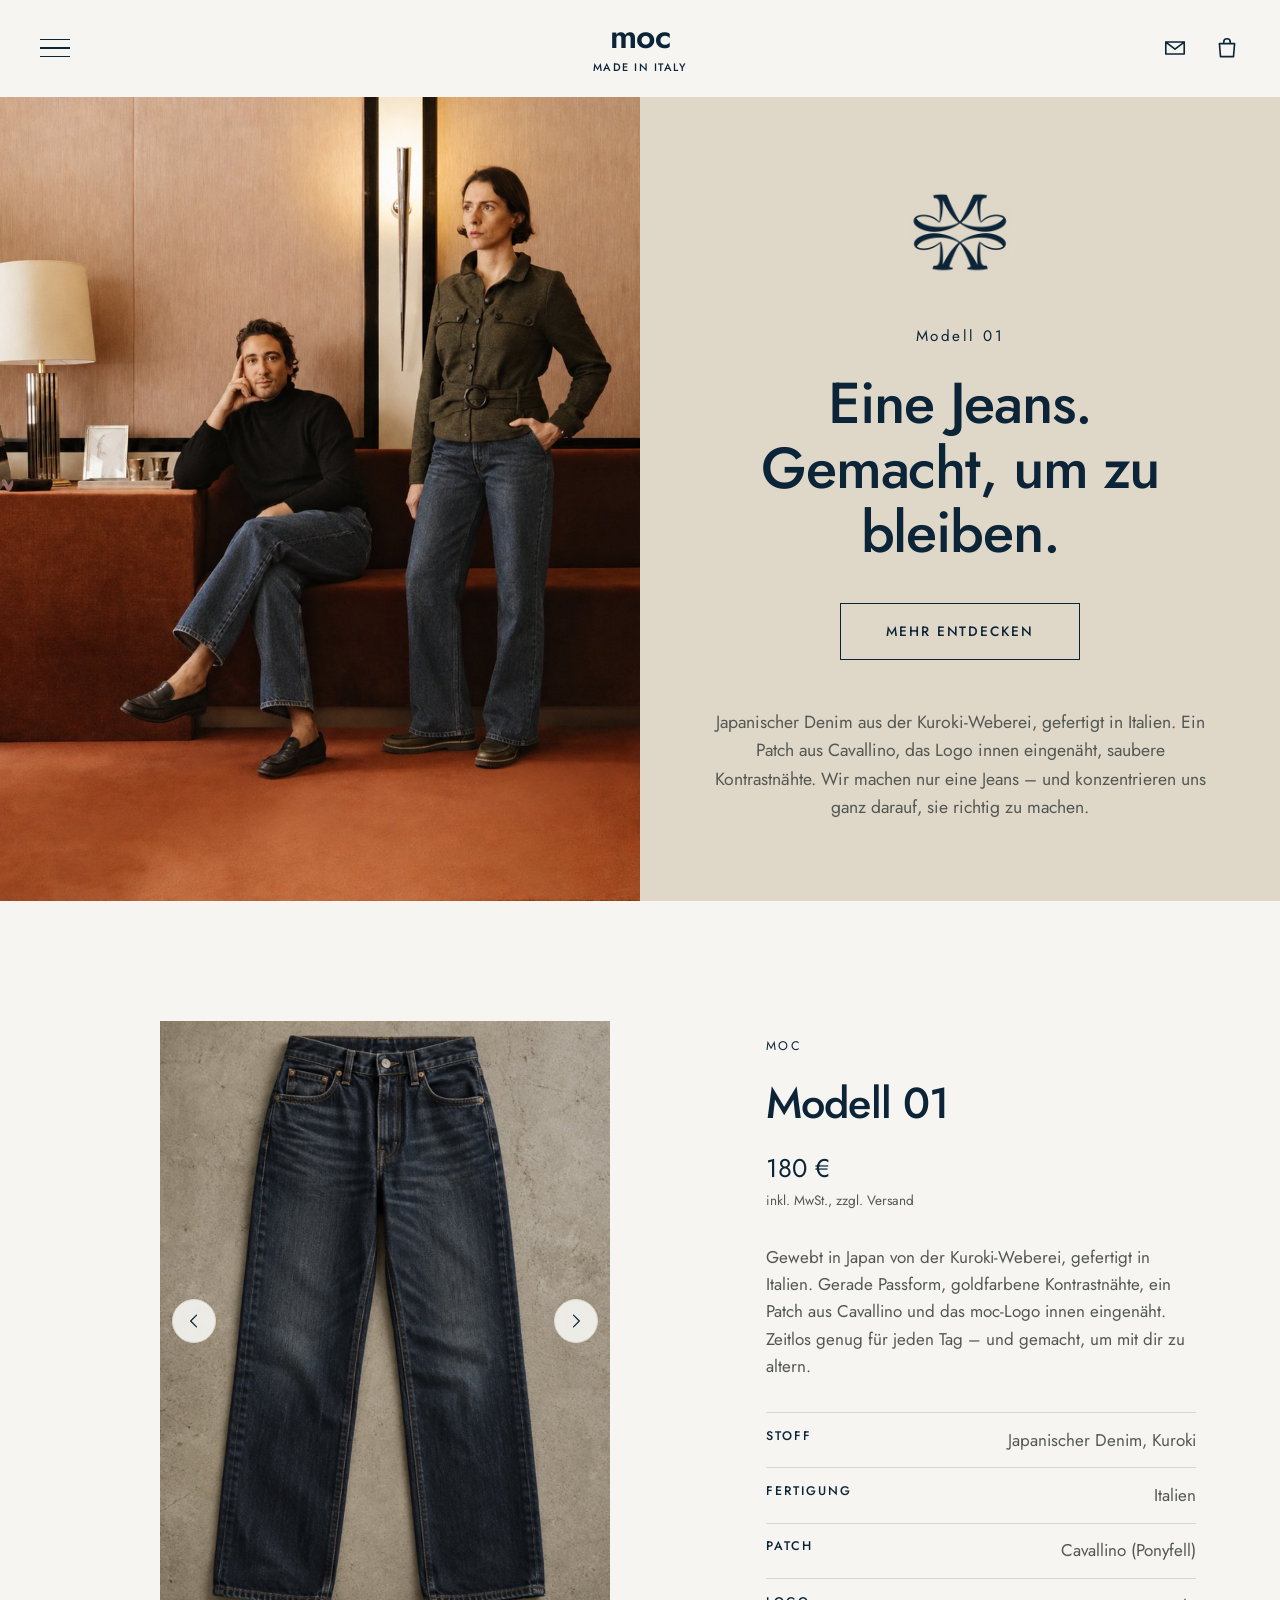
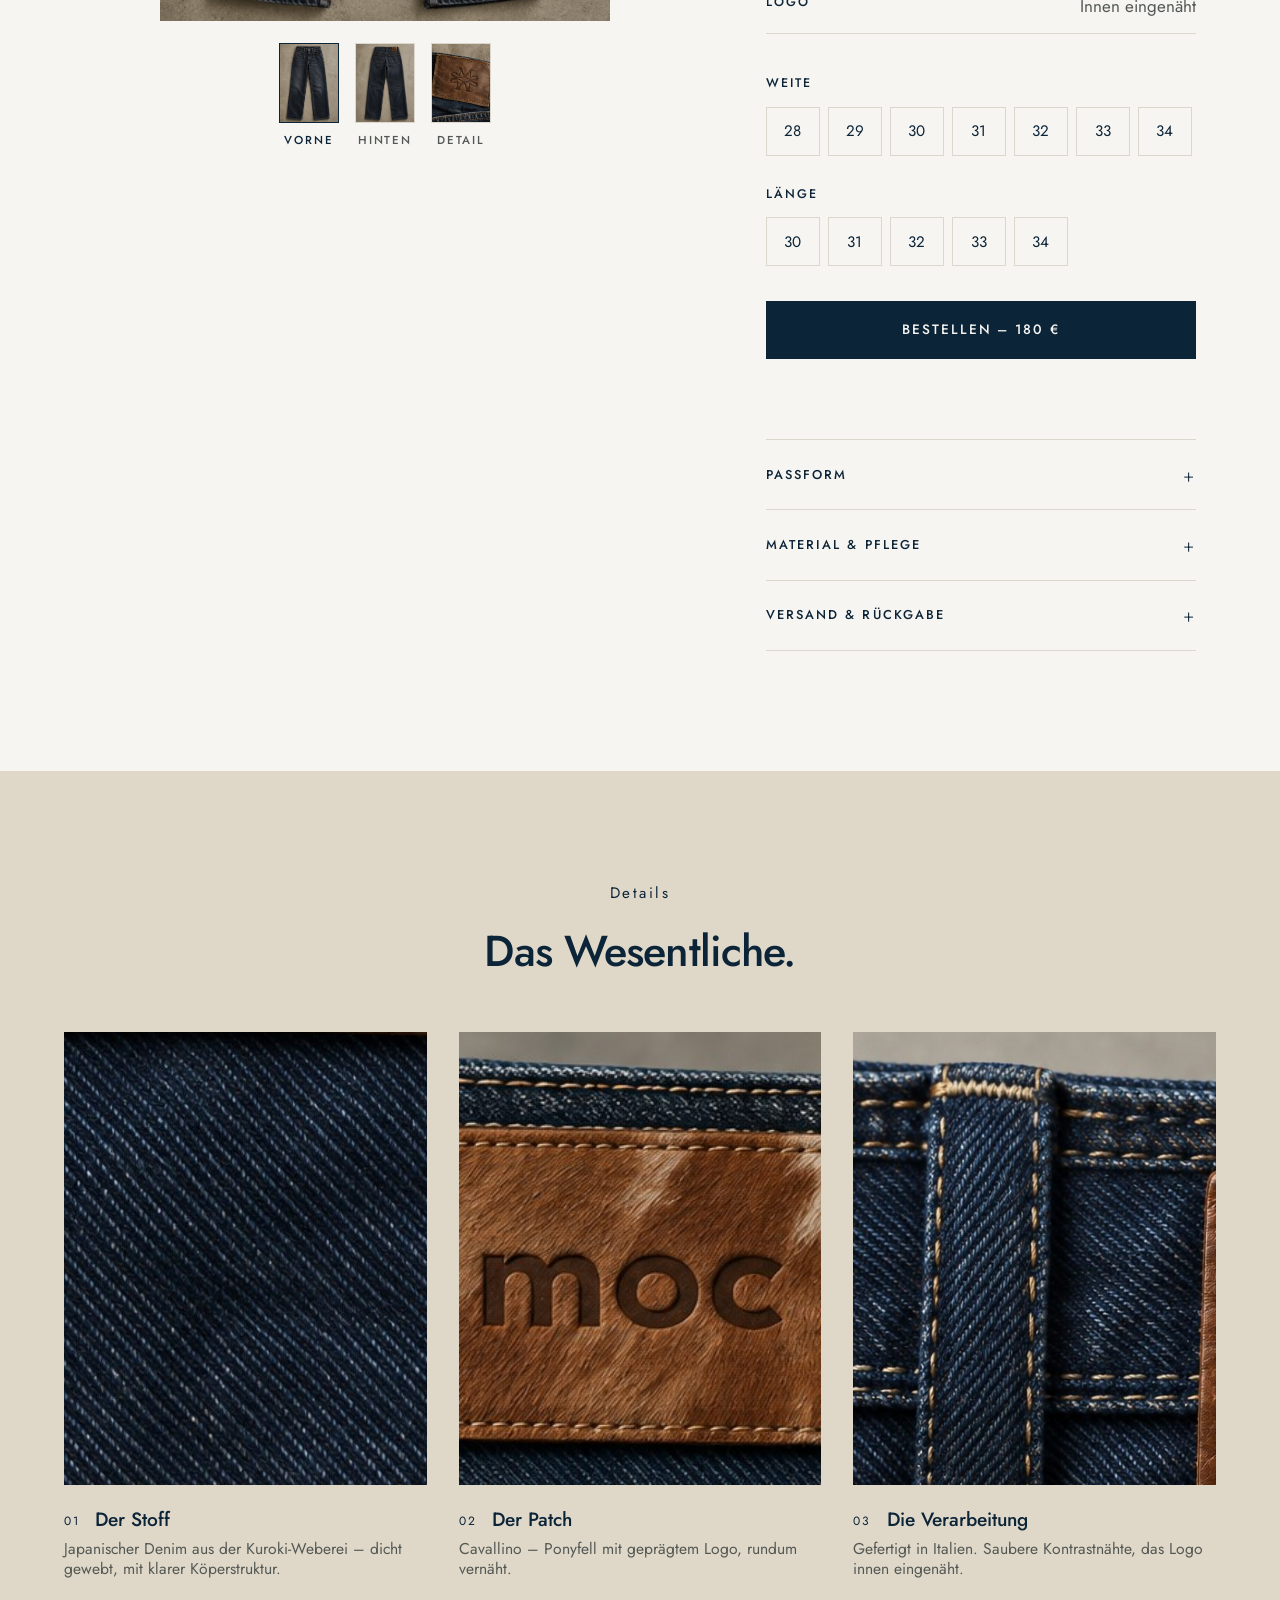
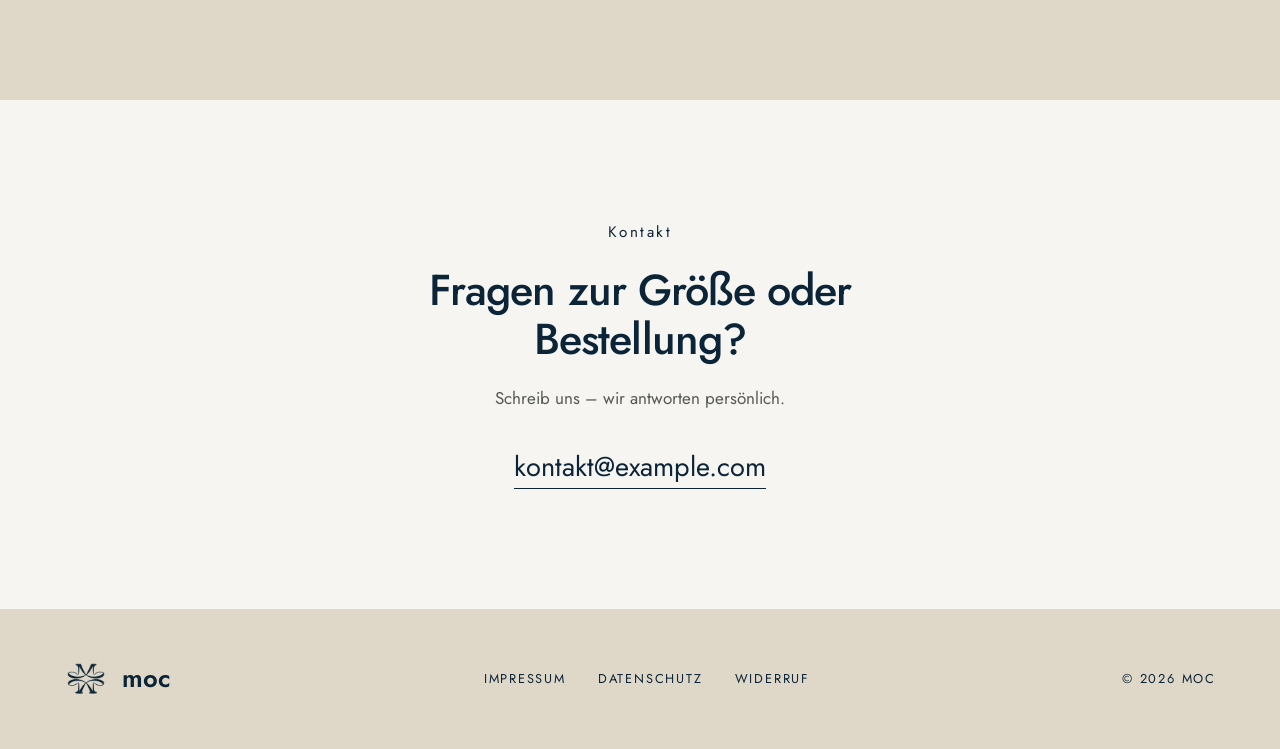
<file: index.html>
<!DOCTYPE html>
<html lang="de">
<head>
  <meta charset="UTF-8">
  <meta name="viewport" content="width=device-width, initial-scale=1.0">
  <title>moc – Jeans</title>
  <meta name="description" content="moc Modell 01 – Jeans aus japanischem Denim der Kuroki-Weberei, gefertigt in Italien, mit Patch aus Cavallino. 180 €.">
  <link rel="icon" type="image/png" href="favicon.png">
  <link rel="apple-touch-icon" href="apple-touch-icon.png">
  <link rel="stylesheet" href="style.css">
</head>
<body>

  <!-- ===== Navigation ===== -->
  <header class="nav" id="nav">
    <div class="nav__inner">
      <div class="nav__side">
        <button class="nav__toggle" id="navToggle" aria-label="Menü öffnen" aria-expanded="false" aria-controls="navLinks">
          <span></span><span></span><span></span>
        </button>
      </div>
      <a href="#top" class="brand" aria-label="moc – zur Startseite">
        <span class="logo">moc</span>
        <span class="brand__sub">Made in Italy</span>
      </a>
      <div class="nav__side nav__side--right">
        <a href="#kontakt" class="icon-link" aria-label="Kontakt">
          <svg viewBox="0 0 24 24" aria-hidden="true"><path d="M3.5 6.5h17v11h-17z M3.5 6.5l8.5 6.5 8.5-6.5"/></svg>
        </a>
        <a href="#jeans" class="icon-link" aria-label="Bestellen">
          <svg viewBox="0 0 24 24" aria-hidden="true"><path d="M5 8h14l-1 12H6z M9 8V6.5a3 3 0 0 1 6 0V8"/></svg>
        </a>
      </div>
    </div>
    <nav class="drawer" id="navLinks" aria-label="Hauptmenü">
      <a href="#jeans">Die Jeans</a>
      <a href="#details">Details</a>
      <a href="#kontakt">Kontakt</a>
      <img src="images/moc-emblem.webp" alt="" class="drawer__emblem" width="72" height="72">
    </nav>
    <div class="drawer__backdrop" id="navBackdrop"></div>
  </header>

  <main id="top">

    <!-- ===== Hero: Bild + Intro ===== -->
    <section class="hero">
      <div class="hero__media">
        <img src="images/moc-hero.jpg" alt="Zwei Personen in moc Jeans in einem warm eingerichteten Raum" class="hero__img">
      </div>
      <div class="intro">
        <div class="intro__inner reveal">
          <img src="images/moc-emblem.webp" alt="moc Monogramm" class="intro__emblem" width="112" height="112">
          <p class="eyebrow">Modell 01</p>
          <h1>Eine Jeans. Gemacht, um zu bleiben.</h1>
          <a href="#jeans" class="btn btn--outline">Mehr entdecken</a>
          <p class="intro__text">
            Japanischer Denim aus der Kuroki-Weberei, gefertigt in Italien. Ein Patch aus Cavallino,
            das Logo innen eingenäht, saubere Kontrastnähte. Wir machen nur eine Jeans – und
            konzentrieren uns ganz darauf, sie richtig zu machen.
          </p>
        </div>
      </div>
    </section>

    <!-- ===== Produkt ===== -->
    <section class="product" id="jeans">
      <div class="container product__inner">
        <div class="product__media reveal">
          <div class="gallery" id="gallery">
            <div class="gallery__stage">
              <img src="images/jeans-vorne.jpg" alt="moc Modell 01 – Vorderansicht, liegend auf Beton" class="gallery__img is-active">
              <img src="images/jeans-hinten.jpg" alt="moc Modell 01 – Rückansicht mit Lederpatch, liegend auf Beton" class="gallery__img" loading="lazy">
              <img src="images/detail-patch.jpg" alt="Lederpatch mit geprägtem moc-Monogramm" class="gallery__img" loading="lazy">
              <button type="button" class="gallery__nav gallery__nav--prev" aria-label="Vorherige Ansicht"><svg viewBox="0 0 24 24" aria-hidden="true"><path d="M15 5l-7 7 7 7"/></svg></button>
              <button type="button" class="gallery__nav gallery__nav--next" aria-label="Nächste Ansicht"><svg viewBox="0 0 24 24" aria-hidden="true"><path d="M9 5l7 7-7 7"/></svg></button>
            </div>
            <div class="gallery__thumbs">
              <button type="button" class="gallery__thumb is-active" aria-pressed="true"><img src="images/jeans-vorne.jpg" alt=""><span>Vorne</span></button>
              <button type="button" class="gallery__thumb" aria-pressed="false"><img src="images/jeans-hinten.jpg" alt=""><span>Hinten</span></button>
              <button type="button" class="gallery__thumb" aria-pressed="false"><img src="images/detail-patch.jpg" alt=""><span>Detail</span></button>
            </div>
          </div>
        </div>

        <div class="product__info reveal">
          <p class="eyebrow">moc</p>
          <h2>Modell 01</h2>
          <p class="product__price">180 €</p>
          <p class="product__tax">inkl. MwSt., zzgl. Versand</p>

          <p class="product__desc">
            Gewebt in Japan von der Kuroki-Weberei, gefertigt in Italien. Gerade Passform,
            goldfarbene Kontrastnähte, ein Patch aus Cavallino und das moc-Logo
            innen eingenäht. Zeitlos genug für jeden Tag – und gemacht, um mit dir zu altern.
          </p>

          <dl class="specs">
            <div><dt>Stoff</dt><dd>Japanischer Denim, Kuroki</dd></div>
            <div><dt>Fertigung</dt><dd>Italien</dd></div>
            <div><dt>Patch</dt><dd>Cavallino (Ponyfell)</dd></div>
            <div><dt>Logo</dt><dd>Innen eingenäht</dd></div>
          </dl>

          <div class="sizes">
            <div class="sizes__group">
              <p class="sizes__label">Weite <span id="wLabel"></span></p>
              <div class="sizes__options" data-size="w">
                <button type="button">28</button><button type="button">29</button><button type="button">30</button><button type="button">31</button><button type="button">32</button><button type="button">33</button><button type="button">34</button>
              </div>
            </div>
            <div class="sizes__group">
              <p class="sizes__label">Länge <span id="lLabel"></span></p>
              <div class="sizes__options" data-size="l">
                <button type="button">30</button><button type="button">31</button><button type="button">32</button><button type="button">33</button><button type="button">34</button>
              </div>
            </div>
          </div>

          <button type="button" class="btn btn--block" id="orderBtn">Bestellen – 180 €</button>
          <p class="product__hint" id="orderHint" role="status"></p>

          <div class="accordion">
            <details>
              <summary>Passform</summary>
              <p>Gerade geschnitten mit mittlerer Leibhöhe. Fällt normal aus – nimm deine gewohnte Größe. Unsicher? Schreib uns, wir beraten dich gern.</p>
            </details>
            <details>
              <summary>Material &amp; Pflege</summary>
              <p>Japanischer Denim aus der Kuroki-Weberei, in Italien verarbeitet. Patch aus Cavallino (Ponyfell). Selten waschen – auf links, kalt und ohne Weichspüler – und an der Luft trocknen lassen. Den Patch nicht reiben oder bürsten.</p>
            </details>
            <details>
              <summary>Versand &amp; Rückgabe</summary>
              <p>Versand innerhalb Deutschlands. Du hast 14 Tage Widerrufsrecht – Details findest du in der Widerrufsbelehrung.</p>
            </details>
          </div>
        </div>
      </div>
    </section>

    <!-- ===== Details ===== -->
    <section class="details" id="details">
      <div class="container">
        <div class="details__head reveal">
          <p class="eyebrow">Details</p>
          <h2>Das Wesentliche.</h2>
        </div>
        <div class="details__grid">
          <figure class="reveal">
            <img src="images/detail-denim.jpg" alt="Detailaufnahme des japanischen Denims" loading="lazy">
            <figcaption><span>01</span> Der Stoff<small>Japanischer Denim aus der Kuroki-Weberei – dicht gewebt, mit klarer Köperstruktur.</small></figcaption>
          </figure>
          <figure class="reveal">
            <img src="images/detail-cavallino.jpg" alt="Detailaufnahme Patch aus Cavallino mit geprägtem moc-Logo" loading="lazy">
            <figcaption><span>02</span> Der Patch<small>Cavallino – Ponyfell mit geprägtem Logo, rundum vernäht.</small></figcaption>
          </figure>
          <figure class="reveal">
            <img src="images/detail-naht.jpg" alt="Detailaufnahme Gürtelschlaufe mit Kontrastnähten" loading="lazy">
            <figcaption><span>03</span> Die Verarbeitung<small>Gefertigt in Italien. Saubere Kontrastnähte, das Logo innen eingenäht.</small></figcaption>
          </figure>
        </div>
      </div>
    </section>

    <!-- ===== Kontakt ===== -->
    <section class="contact" id="kontakt">
      <div class="container container--narrow reveal">
        <p class="eyebrow">Kontakt</p>
        <h2>Fragen zur Größe oder Bestellung?</h2>
        <p>Schreib uns – wir antworten persönlich.</p>
        <a href="mailto:kontakt@example.com" class="contact__mail">kontakt@example.com</a>
      </div>
    </section>

  </main>

  <!-- ===== Footer ===== -->
  <footer class="footer">
    <div class="container footer__inner">
      <a href="#top" class="footer__brand"><img src="images/moc-emblem.webp" alt="" width="44" height="44"><span class="logo logo--small">moc</span></a>
      <nav>
        <a href="impressum.html">Impressum</a>
        <a href="datenschutz.html">Datenschutz</a>
        <a href="widerruf.html">Widerruf</a>
      </nav>
      <p>© <span id="year"></span> moc</p>
    </div>
  </footer>

  <script src="script.js"></script>
</body>
</html>
</file>
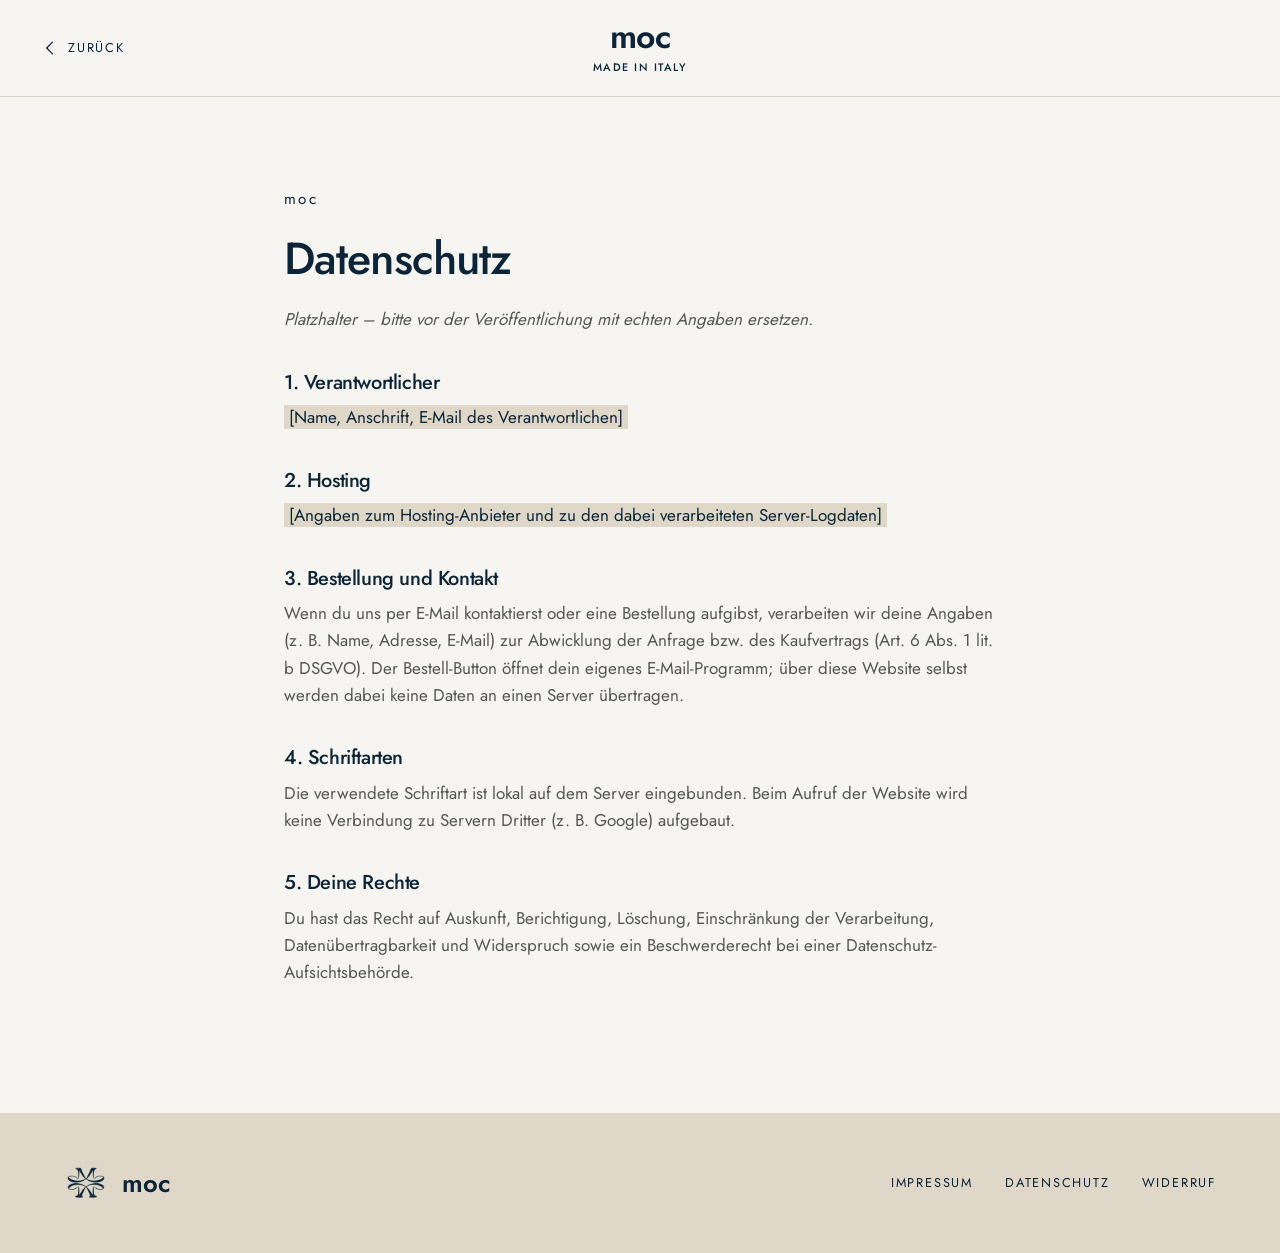
<file: datenschutz.html>
<!DOCTYPE html>
<html lang="de">
<head>
  <meta charset="UTF-8">
  <meta name="viewport" content="width=device-width, initial-scale=1.0">
  <title>Datenschutz – moc</title>
  <meta name="robots" content="noindex">
  <link rel="icon" type="image/png" href="favicon.png">
  <link rel="apple-touch-icon" href="apple-touch-icon.png">
  <link rel="stylesheet" href="style.css">
</head>
<body>
  <header class="nav is-scrolled">
    <div class="nav__inner">
      <div class="nav__side">
        <a href="index.html" class="nav__back"><svg viewBox="0 0 24 24" aria-hidden="true"><path d="M15 5l-7 7 7 7"/></svg>Zurück</a>
      </div>
      <a href="index.html" class="brand" aria-label="moc – zur Startseite">
        <span class="logo">moc</span>
        <span class="brand__sub">Made in Italy</span>
      </a>
      <div class="nav__side"></div>
    </div>
  </header>
  <main class="legal">
    <div class="container">
      <p class="eyebrow">moc</p>
      <h1>Datenschutz</h1>
      <p><em>Platzhalter – bitte vor der Veröffentlichung mit echten Angaben ersetzen.</em></p>
        <h2>1. Verantwortlicher</h2>
        <p><span class="placeholder">[Name, Anschrift, E-Mail des Verantwortlichen]</span></p>
        <h2>2. Hosting</h2>
        <p><span class="placeholder">[Angaben zum Hosting-Anbieter und zu den dabei verarbeiteten Server-Logdaten]</span></p>
        <h2>3. Bestellung und Kontakt</h2>
        <p>Wenn du uns per E-Mail kontaktierst oder eine Bestellung aufgibst, verarbeiten wir deine Angaben (z. B. Name, Adresse, E-Mail) zur Abwicklung der Anfrage bzw. des Kaufvertrags (Art. 6 Abs. 1 lit. b DSGVO). Der Bestell-Button öffnet dein eigenes E-Mail-Programm; über diese Website selbst werden dabei keine Daten an einen Server übertragen.</p>
        <h2>4. Schriftarten</h2>
        <p>Die verwendete Schriftart ist lokal auf dem Server eingebunden. Beim Aufruf der Website wird keine Verbindung zu Servern Dritter (z. B. Google) aufgebaut.</p>
        <h2>5. Deine Rechte</h2>
        <p>Du hast das Recht auf Auskunft, Berichtigung, Löschung, Einschränkung der Verarbeitung, Datenübertragbarkeit und Widerspruch sowie ein Beschwerderecht bei einer Datenschutz-Aufsichtsbehörde.</p>
    </div>
  </main>
  <footer class="footer">
    <div class="container footer__inner">
      <a href="index.html" class="footer__brand"><img src="images/moc-emblem.webp" alt="" width="44" height="44"><span class="logo logo--small">moc</span></a>
      <nav>
        <a href="impressum.html">Impressum</a>
        <a href="datenschutz.html">Datenschutz</a>
        <a href="widerruf.html">Widerruf</a>
      </nav>
    </div>
  </footer>
</body>
</html>
</file>
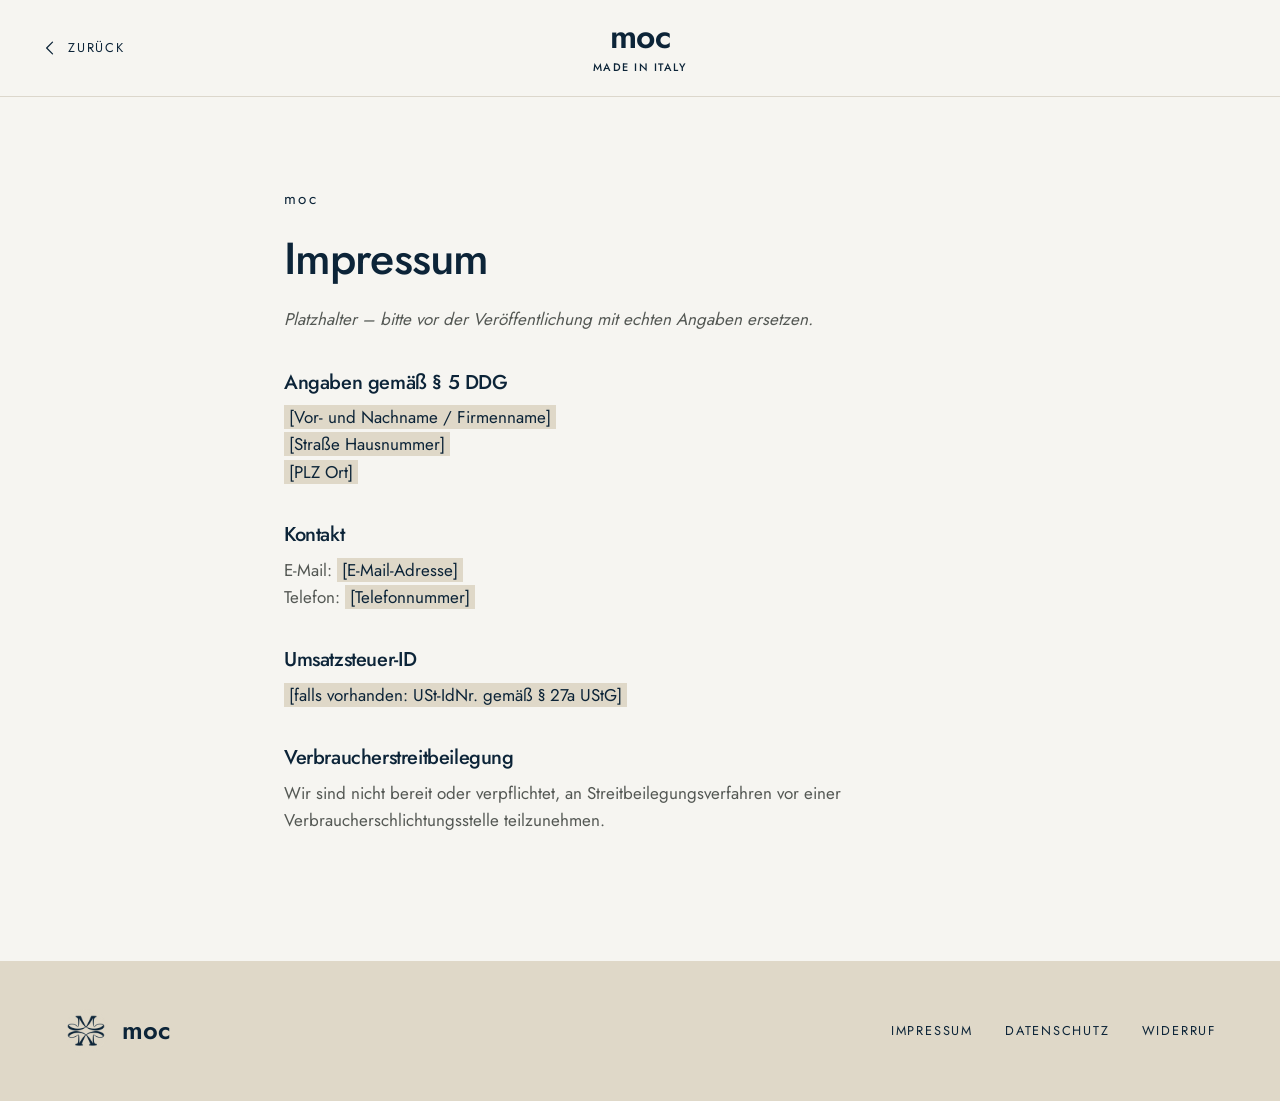
<file: impressum.html>
<!DOCTYPE html>
<html lang="de">
<head>
  <meta charset="UTF-8">
  <meta name="viewport" content="width=device-width, initial-scale=1.0">
  <title>Impressum – moc</title>
  <meta name="robots" content="noindex">
  <link rel="icon" type="image/png" href="favicon.png">
  <link rel="apple-touch-icon" href="apple-touch-icon.png">
  <link rel="stylesheet" href="style.css">
</head>
<body>
  <header class="nav is-scrolled">
    <div class="nav__inner">
      <div class="nav__side">
        <a href="index.html" class="nav__back"><svg viewBox="0 0 24 24" aria-hidden="true"><path d="M15 5l-7 7 7 7"/></svg>Zurück</a>
      </div>
      <a href="index.html" class="brand" aria-label="moc – zur Startseite">
        <span class="logo">moc</span>
        <span class="brand__sub">Made in Italy</span>
      </a>
      <div class="nav__side"></div>
    </div>
  </header>
  <main class="legal">
    <div class="container">
      <p class="eyebrow">moc</p>
      <h1>Impressum</h1>
      <p><em>Platzhalter – bitte vor der Veröffentlichung mit echten Angaben ersetzen.</em></p>
        <h2>Angaben gemäß § 5 DDG</h2>
        <p><span class="placeholder">[Vor- und Nachname / Firmenname]</span><br><span class="placeholder">[Straße Hausnummer]</span><br><span class="placeholder">[PLZ Ort]</span></p>
        <h2>Kontakt</h2>
        <p>E-Mail: <span class="placeholder">[E-Mail-Adresse]</span><br>Telefon: <span class="placeholder">[Telefonnummer]</span></p>
        <h2>Umsatzsteuer-ID</h2>
        <p><span class="placeholder">[falls vorhanden: USt-IdNr. gemäß § 27a UStG]</span></p>
        <h2>Verbraucherstreitbeilegung</h2>
        <p>Wir sind nicht bereit oder verpflichtet, an Streitbeilegungsverfahren vor einer Verbraucherschlichtungsstelle teilzunehmen.</p>
    </div>
  </main>
  <footer class="footer">
    <div class="container footer__inner">
      <a href="index.html" class="footer__brand"><img src="images/moc-emblem.webp" alt="" width="44" height="44"><span class="logo logo--small">moc</span></a>
      <nav>
        <a href="impressum.html">Impressum</a>
        <a href="datenschutz.html">Datenschutz</a>
        <a href="widerruf.html">Widerruf</a>
      </nav>
    </div>
  </footer>
</body>
</html>
</file>
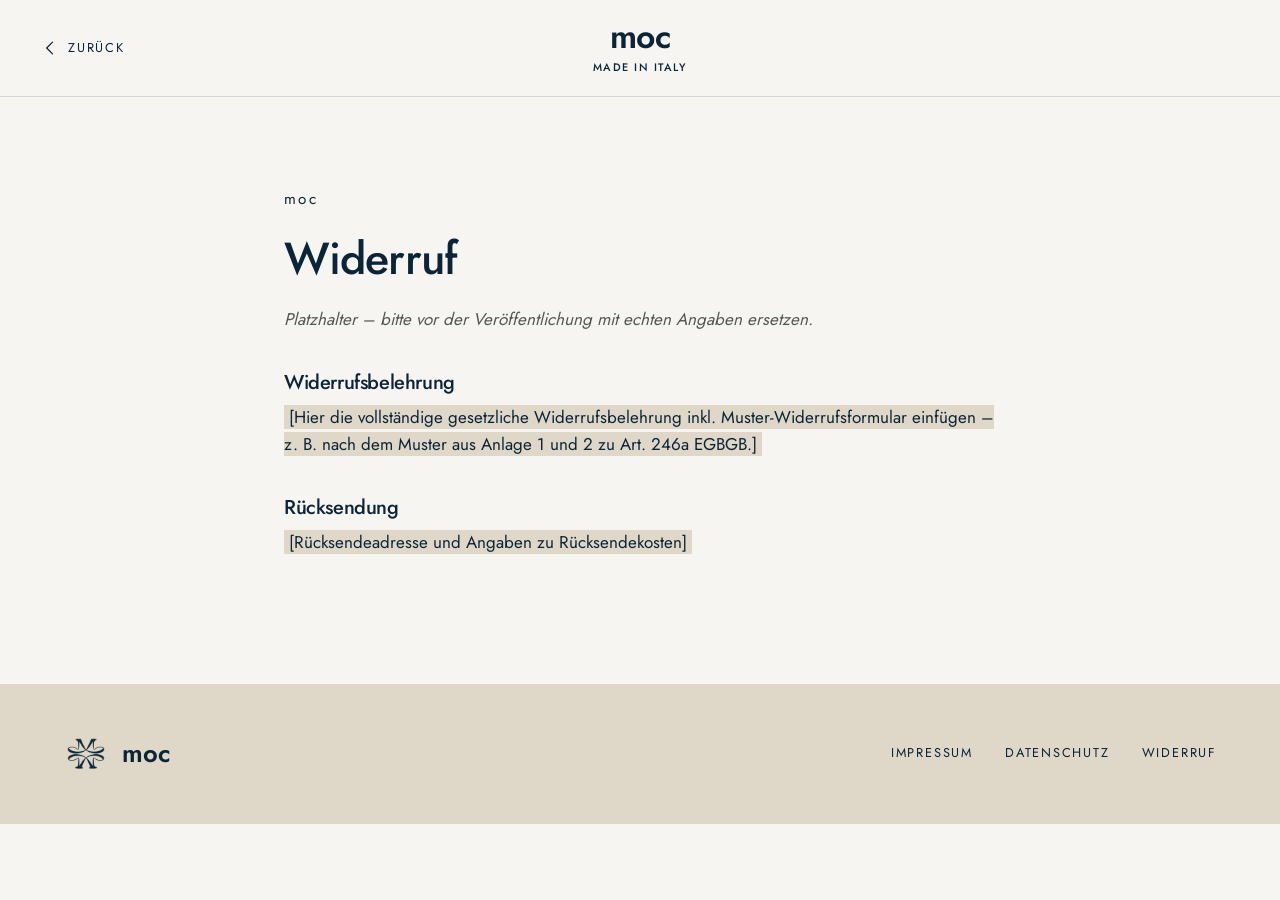
<file: widerruf.html>
<!DOCTYPE html>
<html lang="de">
<head>
  <meta charset="UTF-8">
  <meta name="viewport" content="width=device-width, initial-scale=1.0">
  <title>Widerruf – moc</title>
  <meta name="robots" content="noindex">
  <link rel="icon" type="image/png" href="favicon.png">
  <link rel="apple-touch-icon" href="apple-touch-icon.png">
  <link rel="stylesheet" href="style.css">
</head>
<body>
  <header class="nav is-scrolled">
    <div class="nav__inner">
      <div class="nav__side">
        <a href="index.html" class="nav__back"><svg viewBox="0 0 24 24" aria-hidden="true"><path d="M15 5l-7 7 7 7"/></svg>Zurück</a>
      </div>
      <a href="index.html" class="brand" aria-label="moc – zur Startseite">
        <span class="logo">moc</span>
        <span class="brand__sub">Made in Italy</span>
      </a>
      <div class="nav__side"></div>
    </div>
  </header>
  <main class="legal">
    <div class="container">
      <p class="eyebrow">moc</p>
      <h1>Widerruf</h1>
      <p><em>Platzhalter – bitte vor der Veröffentlichung mit echten Angaben ersetzen.</em></p>
        <h2>Widerrufsbelehrung</h2>
        <p><span class="placeholder">[Hier die vollständige gesetzliche Widerrufsbelehrung inkl. Muster-Widerrufsformular einfügen – z. B. nach dem Muster aus Anlage 1 und 2 zu Art. 246a EGBGB.]</span></p>
        <h2>Rücksendung</h2>
        <p><span class="placeholder">[Rücksendeadresse und Angaben zu Rücksendekosten]</span></p>
    </div>
  </main>
  <footer class="footer">
    <div class="container footer__inner">
      <a href="index.html" class="footer__brand"><img src="images/moc-emblem.webp" alt="" width="44" height="44"><span class="logo logo--small">moc</span></a>
      <nav>
        <a href="impressum.html">Impressum</a>
        <a href="datenschutz.html">Datenschutz</a>
        <a href="widerruf.html">Widerruf</a>
      </nav>
    </div>
  </footer>
</body>
</html>
</file>
<file: style.css>
/* ===== Schrift (Jost – wie die Wortmarke, lokal eingebunden) ===== */
@font-face {
  font-family: "Jost";
  src: url("fonts/jost-latin-300-normal.woff2") format("woff2");
  font-weight: 300;
  font-style: normal;
  font-display: swap;
}
@font-face {
  font-family: "Jost";
  src: url("fonts/jost-latin-400-normal.woff2") format("woff2");
  font-weight: 400;
  font-style: normal;
  font-display: swap;
}
@font-face {
  font-family: "Jost";
  src: url("fonts/jost-latin-500-normal.woff2") format("woff2");
  font-weight: 500;
  font-style: normal;
  font-display: swap;
}
@font-face {
  font-family: "Jost";
  src: url("fonts/jost-latin-600-normal.woff2") format("woff2");
  font-weight: 600;
  font-style: normal;
  font-display: swap;
}

/* ===== Farben & Grundwerte ===== */
:root {
  --bg: #f6f5f1;        /* Hintergrund hell */
  --sand: #dfd8c8;      /* Sand-Beige */
  --ink: #0c2438;       /* Marineblau – Überschriften, Logo, Buttons */
  --text: #545854;      /* Fließtext */
  --line: #dcd7cc;      /* feine Linien auf hellem Grund */
  --line-sand: #c9c0ad; /* feine Linien auf Sand */
  --max: 1440px;
  --sans: "Jost", system-ui, -apple-system, sans-serif;
}

*, *::before, *::after { box-sizing: border-box; }

html { scroll-behavior: smooth; scroll-padding-top: 96px; }

body {
  margin: 0;
  font-family: var(--sans);
  font-size: 17px;
  font-weight: 400;
  background: var(--bg);
  color: var(--text);
  line-height: 1.6;
  -webkit-font-smoothing: antialiased;
}

img { display: block; max-width: 100%; }
a { color: inherit; text-decoration: none; }
h1, h2 { color: var(--ink); font-weight: 500; line-height: 1.12; letter-spacing: -.02em; margin: 0 0 .5em; }
h1 { font-size: clamp(2.1rem, 4.6vw, 3.6rem); }
h2 { font-size: clamp(1.8rem, 3.4vw, 2.7rem); }
p { margin: 0 0 1em; }

.container { width: 100%; max-width: var(--max); margin: 0 auto; padding: 0 64px; }
.container--narrow { max-width: 760px; text-align: center; }

.eyebrow {
  font-size: .95rem;
  font-weight: 400;
  letter-spacing: .16em;
  color: var(--ink);
  margin-bottom: 1.4rem;
}

/* ===== Logo ===== */
.logo {
  font-weight: 600;
  font-size: 2.1rem;
  letter-spacing: -.01em;
  line-height: 1;
  color: var(--ink);
}
.logo--small { font-size: 1.6rem; }

/* ===== Buttons ===== */
.btn {
  display: inline-flex;
  align-items: center;
  justify-content: center;
  padding: 1.05rem 2.8rem;
  border: 1.5px solid var(--ink);
  background: var(--ink);
  color: var(--bg);
  font: inherit;
  font-size: .85rem;
  font-weight: 500;
  letter-spacing: .14em;
  text-transform: uppercase;
  cursor: pointer;
  transition: background .3s, color .3s;
}
.btn:hover { background: transparent; color: var(--ink); }
.btn--outline { background: transparent; color: var(--ink); }
.btn--outline:hover { background: var(--ink); color: var(--bg); }
.btn--block { width: 100%; }

/* ===== Navigation (fest, hell, Logo mittig) ===== */
.nav {
  position: sticky;
  top: 0;
  z-index: 50;
  background: var(--bg);
  border-bottom: 1px solid transparent;
  transition: border-color .3s;
}
.nav.is-scrolled { border-color: var(--line); }
.nav__inner {
  display: grid;
  grid-template-columns: 1fr auto 1fr;
  align-items: center;
  height: 96px;
  padding: 0 40px;
}
.nav__side { display: flex; align-items: center; gap: 1.6rem; }
.nav__side--right { justify-content: flex-end; }
.brand { display: flex; flex-direction: column; align-items: center; gap: .35rem; }
.brand__sub {
  font-size: .68rem;
  font-weight: 500;
  letter-spacing: .14em;
  text-transform: uppercase;
  color: var(--ink);
}
.icon-link { color: var(--ink); display: grid; place-items: center; }
.icon-link svg, .nav__back svg {
  width: 26px; height: 26px;
  fill: none; stroke: currentColor; stroke-width: 1.5;
  stroke-linecap: round; stroke-linejoin: round;
}
.nav__back { display: inline-flex; align-items: center; gap: .5rem; color: var(--ink); font-size: .8rem; letter-spacing: .14em; text-transform: uppercase; }
.nav__back svg { width: 20px; height: 20px; }

.nav__toggle {
  display: flex;
  flex-direction: column;
  gap: 7px;
  background: none;
  border: 0;
  padding: 8px 0;
  cursor: pointer;
  color: var(--ink);
  position: relative;
  z-index: 70;
}
.nav__toggle span { width: 30px; height: 1.5px; background: currentColor; transition: transform .3s, opacity .3s; }
.nav__toggle[aria-expanded="true"] span:nth-child(1) { transform: translateY(8.5px) rotate(45deg); }
.nav__toggle[aria-expanded="true"] span:nth-child(2) { opacity: 0; }
.nav__toggle[aria-expanded="true"] span:nth-child(3) { transform: translateY(-8.5px) rotate(-45deg); }

/* Seitliches Menü */
.drawer {
  position: fixed;
  top: 0; left: 0; bottom: 0;
  z-index: 60;
  width: min(380px, 86vw);
  padding: 130px 40px 40px;
  background: var(--bg);
  display: flex;
  flex-direction: column;
  gap: 1.6rem;
  transform: translateX(-100%);
  transition: transform .45s ease;
}
.drawer a { color: var(--ink); font-size: 1.5rem; font-weight: 500; letter-spacing: -.01em; }
.drawer a:hover { opacity: .65; }
.drawer.is-open { transform: none; }
.drawer__emblem { width: 72px; height: 72px; margin-top: auto; }
.drawer__backdrop {
  position: fixed; inset: 0; z-index: 55;
  background: rgba(12, 36, 56, .25);
  opacity: 0; pointer-events: none;
  transition: opacity .4s;
}
.nav.menu-open .drawer__backdrop { opacity: 1; pointer-events: auto; }

/* ===== Hero: Bild links, Intro rechts (mobil untereinander) ===== */
.hero {
  display: grid;
  grid-template-columns: 1fr 1fr;
  background: var(--sand);
}
.hero__media { background: var(--sand); }
.hero__img {
  width: 100%;
  height: calc(100vh - 96px);
  min-height: 640px;
  max-height: 1100px;
  object-fit: cover;
  object-position: 50% 50%;
}
.intro {
  display: flex;
  align-items: center;
  justify-content: center;
  padding: 80px 64px;
}
.intro__inner { text-align: center; max-width: 560px; }
.intro h1 { margin-bottom: 2.4rem; }
.intro__emblem { width: 112px; height: 112px; margin: 0 auto 2.2rem; }
.intro__text { margin: 3rem 0 0; font-size: 1.1rem; line-height: 1.6; }

/* ===== Produkt ===== */
.product { padding: 120px 0; }
.product__inner { display: grid; grid-template-columns: 1.4fr 1fr; gap: 5rem; align-items: start; max-width: 1240px; }
.product__media { position: sticky; top: 120px; }
/* Galerie: Vorne / Hinten / Detail */
.gallery { max-width: min(100%, calc((100vh - 300px) * .75)); margin: 0 auto; }
.gallery__stage { position: relative; aspect-ratio: 3 / 4; overflow: hidden; background: var(--sand); }
.gallery__img {
  position: absolute; inset: 0;
  width: 100%; height: 100%;
  object-fit: cover;
  opacity: 0;
  transition: opacity .5s ease;
}
.gallery__img.is-active { opacity: 1; }
.gallery__nav {
  position: absolute; top: 50%; transform: translateY(-50%);
  width: 44px; height: 44px;
  display: grid; place-items: center;
  border: 1px solid var(--line);
  border-radius: 50%;
  background: rgba(246, 245, 241, .9);
  color: var(--ink);
  cursor: pointer;
  transition: border-color .2s, background .2s;
}
.gallery__nav:hover { border-color: var(--ink); background: var(--bg); }
.gallery__nav svg { width: 20px; height: 20px; fill: none; stroke: currentColor; stroke-width: 1.5; stroke-linecap: round; stroke-linejoin: round; }
.gallery__nav--prev { left: 12px; }
.gallery__nav--next { right: 12px; }
.gallery__thumbs { display: flex; justify-content: center; gap: 1rem; margin-top: 1.4rem; }
.gallery__thumb {
  display: flex; flex-direction: column; align-items: center; gap: .5rem;
  padding: 0; border: 0; background: none; cursor: pointer;
  color: var(--text);
  font: inherit; font-size: .72rem; font-weight: 500; letter-spacing: .16em; text-transform: uppercase;
}
.gallery__thumb img {
  width: 60px; height: 80px;
  object-fit: cover;
  border: 1px solid var(--line);
  transition: border-color .2s;
}
.gallery__thumb:hover img { border-color: var(--text); }
.gallery__thumb.is-active { color: var(--ink); }
.gallery__thumb.is-active img { border-color: var(--ink); }
.product__info { padding-top: 1rem; }
.product__info .eyebrow { text-transform: uppercase; font-size: .78rem; letter-spacing: .2em; }
.product__price { color: var(--ink); font-size: 1.6rem; font-weight: 400; margin: .2rem 0 0; }
.product__tax { font-size: .85rem; margin-bottom: 2rem; }
.product__desc { margin-bottom: 2rem; }
.product__hint { min-height: 1.6em; margin: .8rem 0 0; font-size: .9rem; color: var(--ink); text-align: center; }

.specs { margin: 0 0 2.5rem; border-top: 1px solid var(--line); }
.specs div { display: flex; justify-content: space-between; gap: 1rem; padding: .85rem 0; border-bottom: 1px solid var(--line); }
.specs dt { color: var(--ink); font-size: .78rem; font-weight: 500; letter-spacing: .16em; text-transform: uppercase; }
.specs dd { margin: 0; text-align: right; }

.sizes { display: grid; gap: 1.8rem; margin-bottom: 2.2rem; }
.sizes__label {
  color: var(--ink);
  font-size: .78rem;
  font-weight: 500;
  letter-spacing: .16em;
  text-transform: uppercase;
  margin-bottom: .8rem;
}
.sizes__label span { color: var(--text); letter-spacing: .05em; text-transform: none; margin-left: .4rem; }
.sizes__options { display: flex; flex-wrap: wrap; gap: .5rem; }
.sizes__options button {
  min-width: 54px;
  padding: .7rem .6rem;
  border: 1px solid var(--line);
  background: transparent;
  color: var(--ink);
  font: inherit;
  font-size: .95rem;
  cursor: pointer;
  transition: border-color .2s, background .2s, color .2s;
}
.sizes__options button:hover { border-color: var(--ink); }
.sizes__options button.is-active { background: var(--ink); border-color: var(--ink); color: var(--bg); }
.sizes.is-missing .sizes__options:not(.has-choice) button { border-color: var(--ink); }

.accordion { margin-top: 2.8rem; border-top: 1px solid var(--line); }
.accordion details { border-bottom: 1px solid var(--line); }
.accordion summary {
  list-style: none;
  cursor: pointer;
  padding: 1.2rem 0;
  display: flex;
  justify-content: space-between;
  align-items: center;
  color: var(--ink);
  font-size: .8rem;
  font-weight: 500;
  letter-spacing: .16em;
  text-transform: uppercase;
}
.accordion summary::-webkit-details-marker { display: none; }
.accordion summary::after { content: "+"; font-size: 1.2rem; font-weight: 300; transition: transform .3s; }
.accordion details[open] summary::after { transform: rotate(45deg); }
.accordion details p { font-size: .98rem; margin: 0 0 1.4rem; }

/* ===== Details ===== */
.details { padding: 110px 0 120px; background: var(--sand); }
.details__head { text-align: center; margin-bottom: 3.5rem; }
.details__grid { display: grid; grid-template-columns: repeat(3, 1fr); gap: 2rem; }
.details figure { margin: 0; }
.details img { width: 100%; aspect-ratio: 4 / 5; object-fit: cover; margin-bottom: 1.4rem; }
.details figcaption { color: var(--ink); font-size: 1.2rem; font-weight: 500; line-height: 1.3; }
.details figcaption span { font-size: .75rem; font-weight: 400; letter-spacing: .16em; margin-right: .6rem; vertical-align: middle; }
.details figcaption small { display: block; color: var(--text); font-size: .98rem; font-weight: 400; margin-top: .4rem; }

/* ===== Kontakt ===== */
.contact { padding: 120px 0; }
.contact__mail {
  display: inline-block;
  margin-top: 1rem;
  color: var(--ink);
  font-size: clamp(1.3rem, 2.6vw, 1.7rem);
  border-bottom: 1px solid var(--ink);
  transition: opacity .3s;
}
.contact__mail:hover { opacity: .65; }

/* ===== Footer ===== */
.footer { background: var(--sand); color: var(--ink); padding: 3rem 0; }
.footer__inner { display: flex; flex-wrap: wrap; align-items: center; justify-content: space-between; gap: 1.5rem; }
.footer__brand { display: inline-flex; align-items: center; gap: .9rem; }
.footer__brand img { width: 44px; height: 44px; }
.footer nav { display: flex; flex-wrap: wrap; gap: 2rem; }
.footer nav a, .footer p { font-size: .8rem; letter-spacing: .14em; text-transform: uppercase; margin: 0; }
.footer nav a:hover { opacity: .65; }

/* ===== Rechtliche Seiten ===== */
.legal { padding: 90px 0 110px; }
.legal .container { max-width: 840px; }
.legal h1 { font-size: clamp(2rem, 4vw, 2.8rem); }
.legal h2 { font-size: 1.25rem; margin-top: 2.4rem; }
.legal .placeholder { color: var(--ink); background: var(--sand); padding: 0 .3em; }

/* ===== Scroll-Animation ===== */
.reveal { opacity: 0; transform: translateY(20px); transition: opacity 1s ease, transform 1s ease; }
.reveal.is-visible { opacity: 1; transform: none; }
@media (prefers-reduced-motion: reduce) {
  html { scroll-behavior: auto; }
  .reveal { opacity: 1; transform: none; transition: none; }
}

/* ===== Responsive ===== */
@media (max-width: 900px) {
  .container { padding: 0 24px; }
  .nav__inner { height: 76px; padding: 0 20px; }
  html { scroll-padding-top: 76px; }
  .logo { font-size: 1.8rem; }
  .brand__sub { font-size: .6rem; }
  .nav__side { gap: 1.1rem; }
  .icon-link svg { width: 24px; height: 24px; }
  .hero { grid-template-columns: 1fr; }
  .hero__img { height: auto; min-height: 0; max-height: none; aspect-ratio: 1025 / 1175; }
  .intro { padding: 56px 24px 64px; }
  .intro__emblem { width: 88px; height: 88px; margin-bottom: 1.8rem; }
  .intro__text { font-size: 1.05rem; margin-top: 2.4rem; text-align: left; }
  .product { padding: 80px 0; }
  .product__inner { grid-template-columns: 1fr; gap: 3rem; }
  .product__media { position: static; }
  .gallery { max-width: 100%; }
  .details__grid { grid-template-columns: 1fr; gap: 3rem; max-width: 460px; margin: 0 auto; }
  .details, .contact { padding: 90px 0; }
}
</file>
